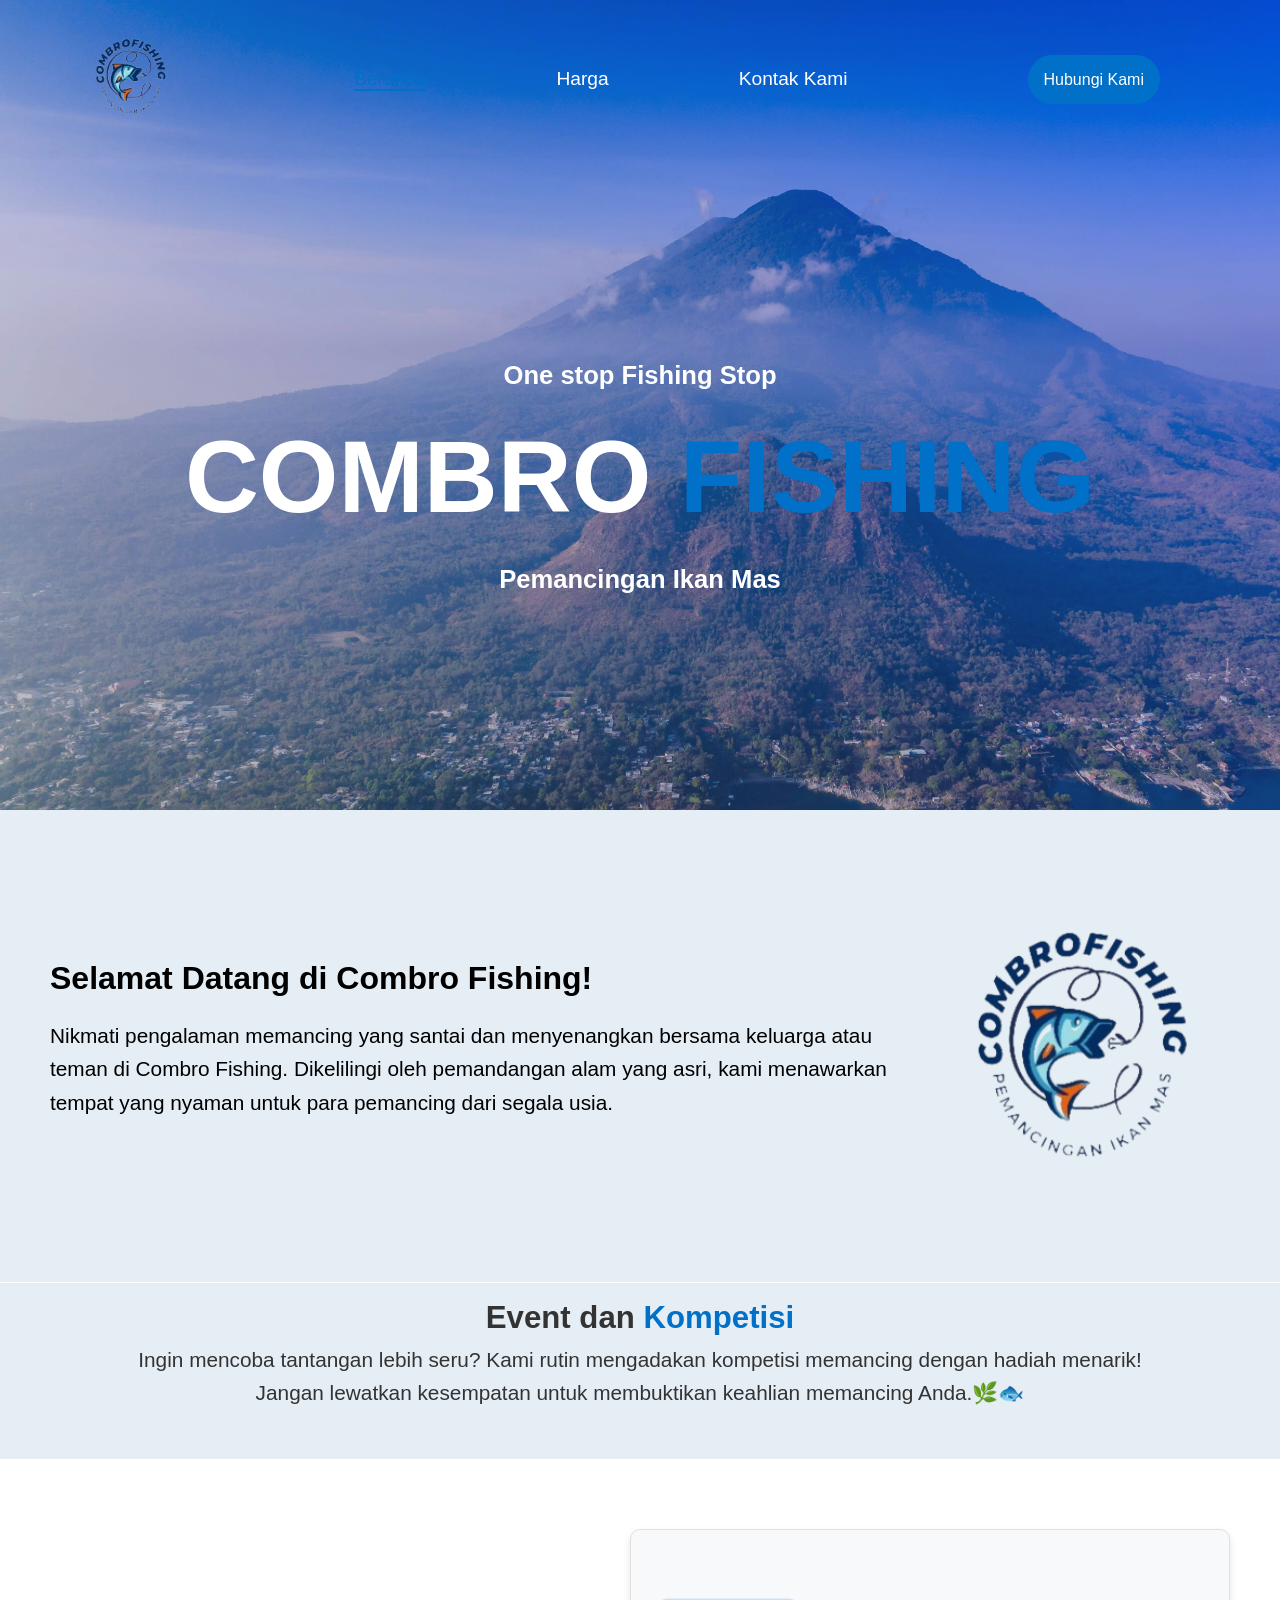
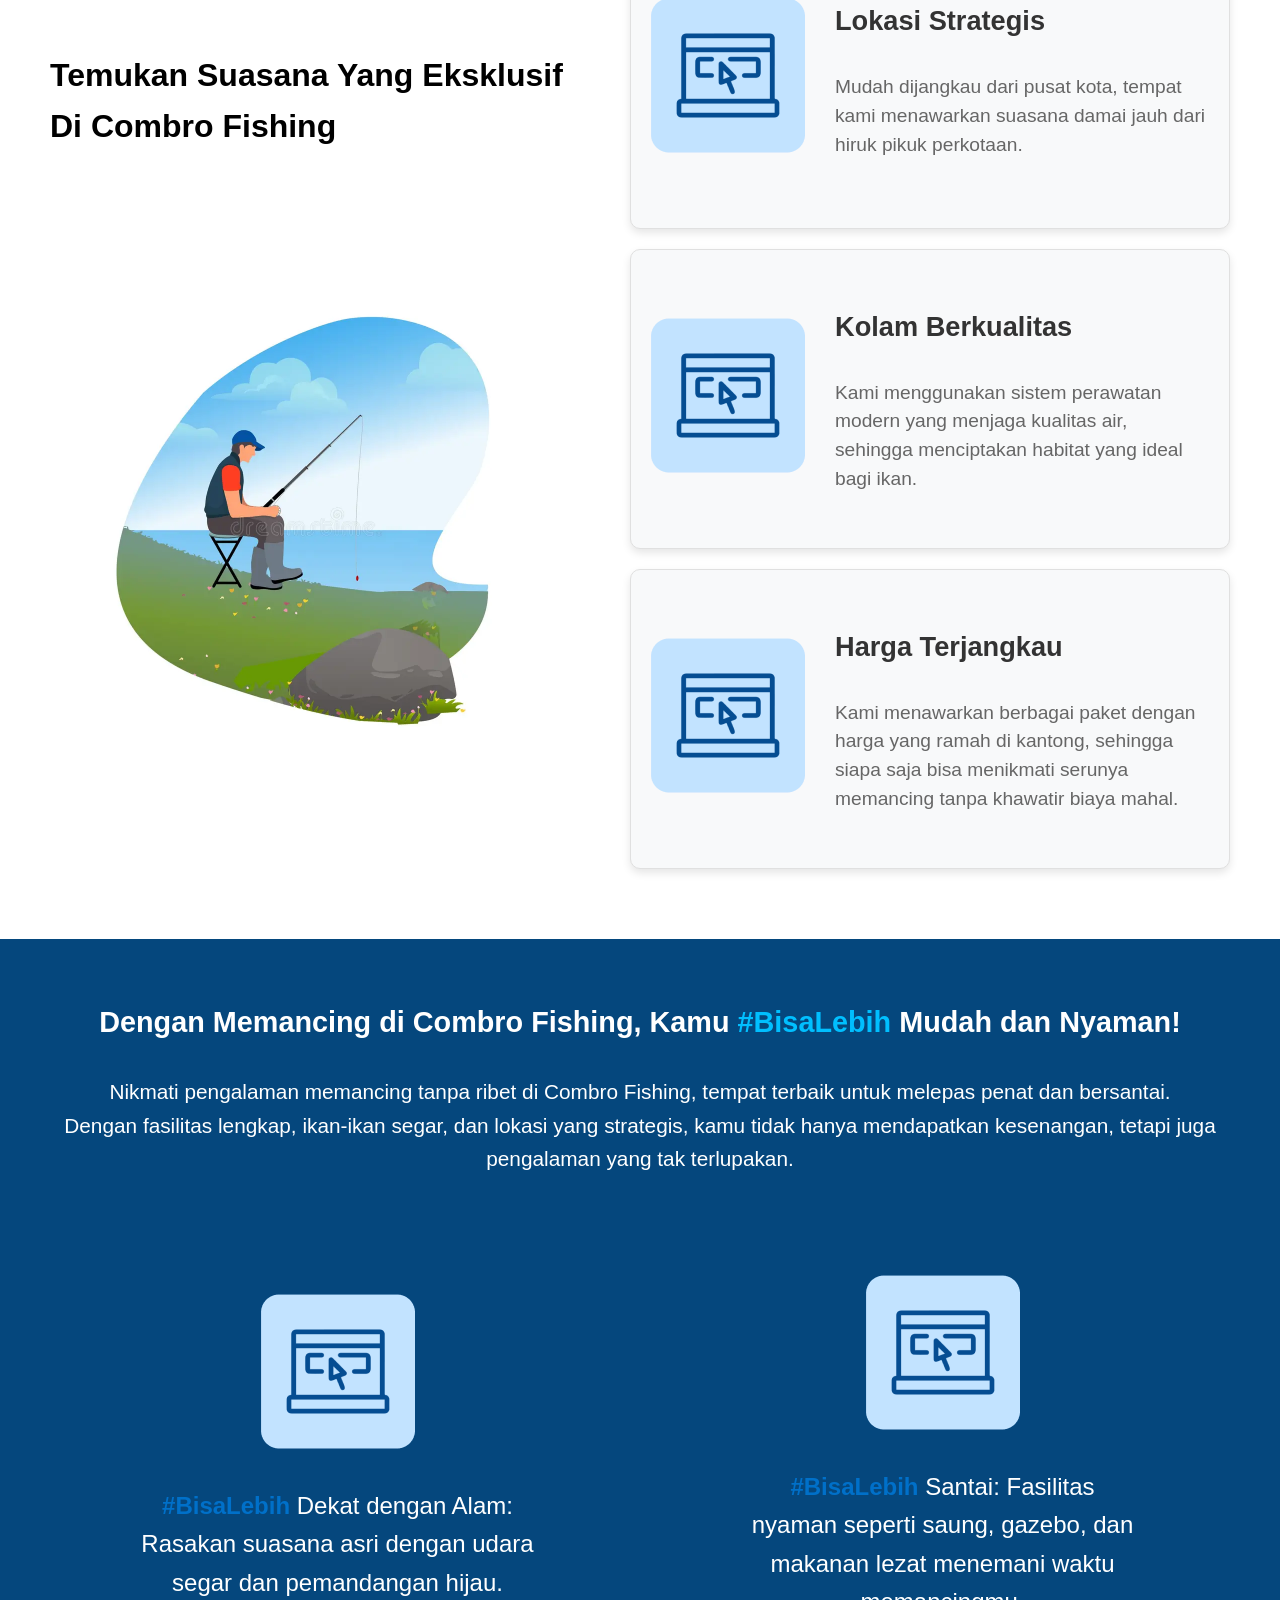
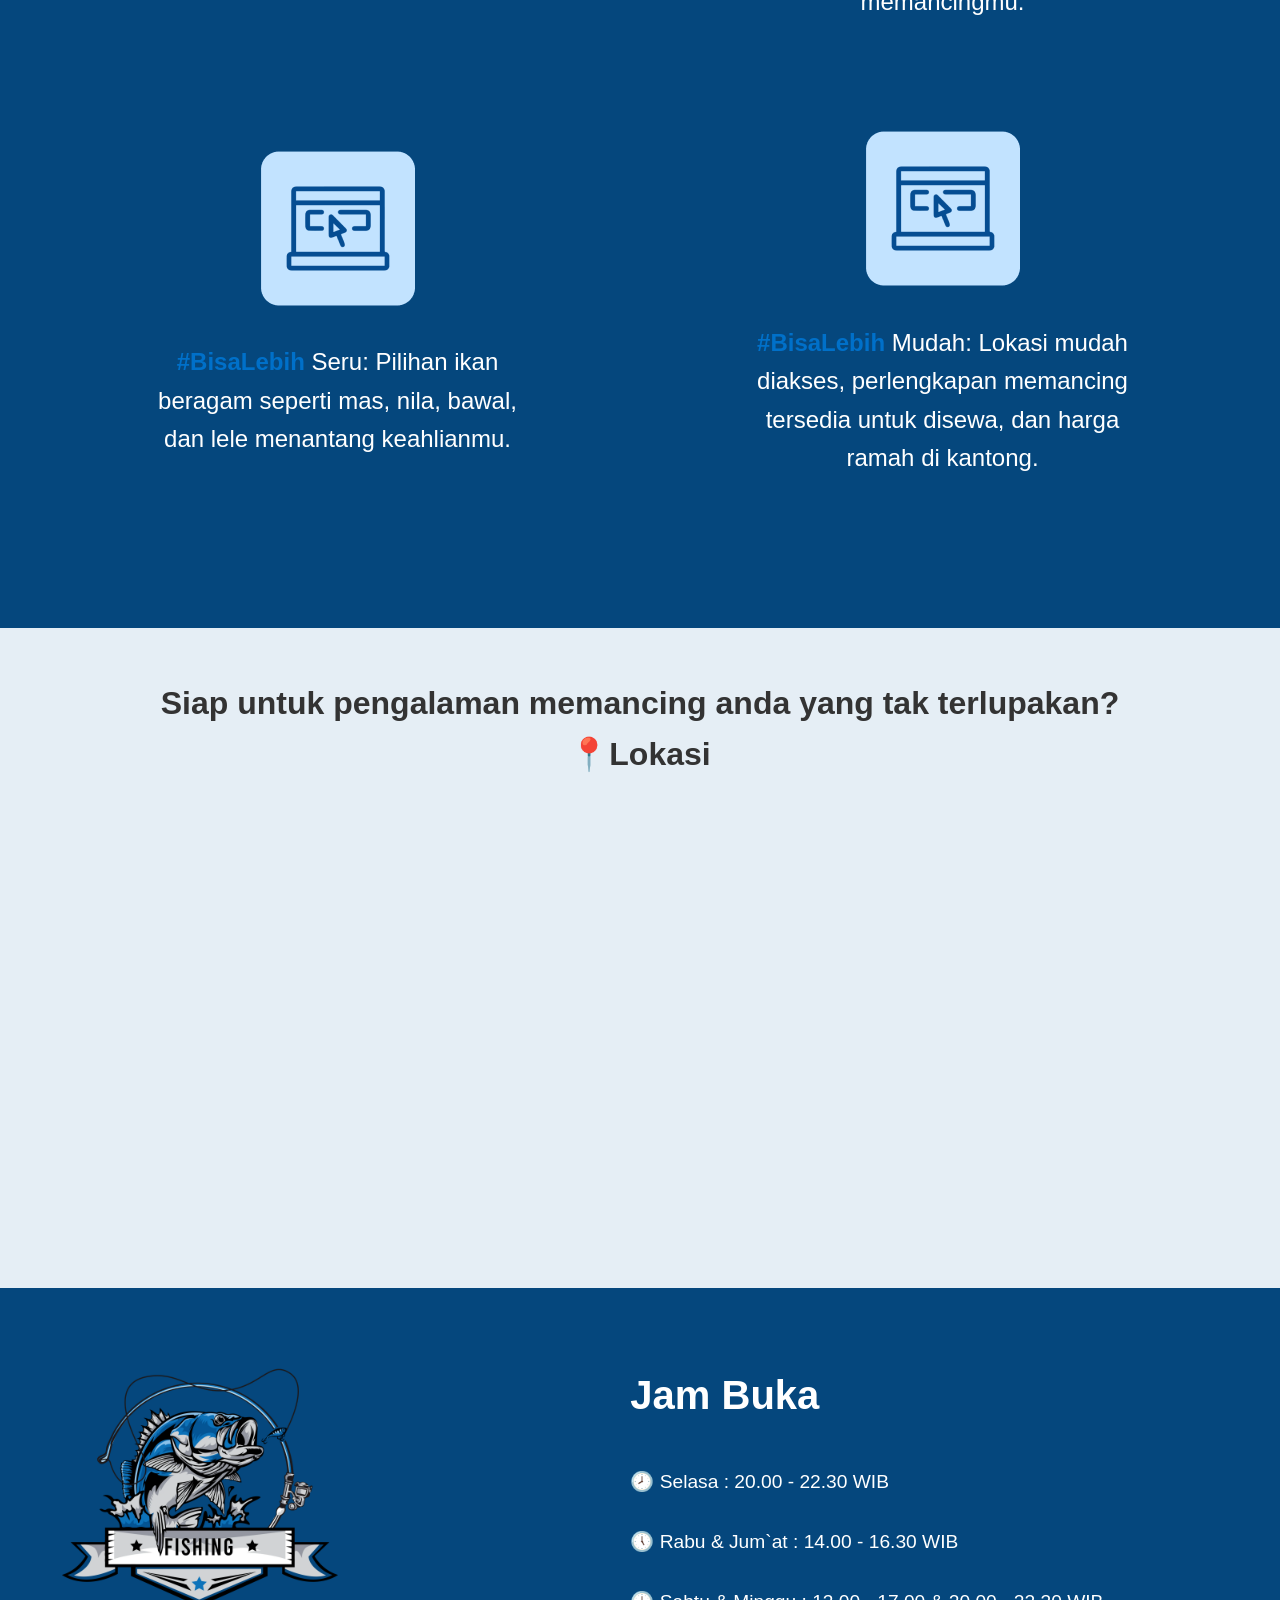
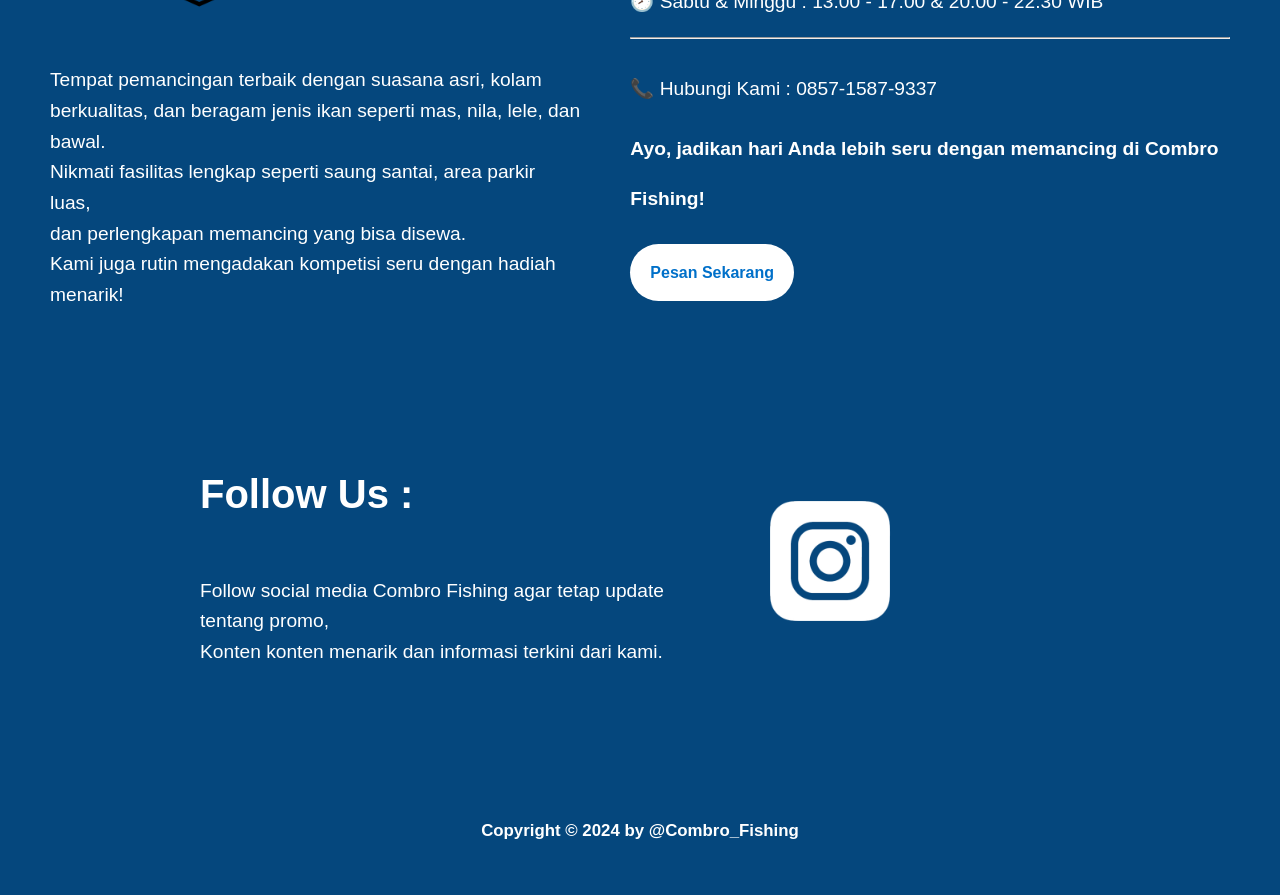
<file: index.html>
<!DOCTYPE html>
<html lang="en">
  <head>
    <meta charset="UTF-8" />
    <meta name="viewport" content="width=device-width, initial-scale=1.0" />
    <title>Combro Fishing</title>
    <link rel="stylesheet" href="assets/css/style.css" />
    <link rel="website icon" type="png" href="assets/img/logo_combro.png" />
  </head>
  <body>
    <header>
      <nav id="navbar" class="navbar">
        <div class="nav-left">
          <img src="assets/img/logo_combro.png" alt="logo" />
        </div>
        <div class="nav-right">
          <div class="menu-icon">☰</div>
          <div class="sidebar">
            <button class="close-btn">&times;</button>
            <nav>
              <ul>
                <li><a href="index.html" class="active">Beranda</a></li>
                <li><a href="harga.html">Harga</a></li>
                <li><a href="kontak.html">Kontak Kami</a></li>
                <li>
                  <a href="https://wa.me/6285715879337" target="_blank" class="kontak"
                    >Hubungi Kami</a
                  >
                </li>
              </ul>
            </nav>
          </div>
        </div>
      </nav>
    </header>

    <section id="content-1">
      <div class="container-1 hidden">
        <h3>One stop Fishing Stop</h3>
        <h1>COMBRO <span>FISHING</span></h1>
        <h3>Pemancingan Ikan Mas</h3>
      </div>
    </section>

    <section id="content-2">
      <div class="container-2 hidden">
        <h1>Selamat Datang di Combro Fishing!</h1>
          <p>
            Nikmati pengalaman memancing yang santai dan menyenangkan bersama
            keluarga atau teman di Combro Fishing. Dikelilingi oleh pemandangan
            alam yang asri, kami menawarkan tempat yang nyaman untuk para
            pemancing dari segala usia.
          </p>
        </div>
        <div class="image-content-2 hidden">
          <img src="assets/img/logo_combro.png" alt="Dashboard Preview" />
        </div>
      </div>
    </section>

    <section class="container-3">
      <h2 class="hidden">Event dan <span>Kompetisi</span></h2>
      <p class="hidden">
        Ingin mencoba tantangan lebih seru? Kami rutin mengadakan kompetisi
        memancing dengan hadiah menarik! <br />
        Jangan lewatkan kesempatan untuk membuktikan keahlian memancing
        Anda.🌿🐟
      </p>
    </section>

    <section class="container-4">
      <div class="content-left hidden">
        <h2>Temukan Suasana Yang Eksklusif <br>Di Combro Fishing</h2>
        <img src="assets/img/hobby.png" alt="Step Preview" />
      </div>

      <div class="content-right hidden">
        <div class="step-item">
          <div class="step-img">
            <img src="assets/img/steps.jpg" alt="Step 1" class="step-image" />
          </div>
          <div class="step-content">
            <h2>Lokasi Strategis</h2>
            <p>
              Mudah dijangkau dari pusat kota, tempat kami menawarkan suasana
              damai jauh dari hiruk pikuk perkotaan.
            </p>
          </div>
        </div>

        <div class="step-item">
          <div class="step-img">
            <img src="assets/img/steps.jpg" alt="Step 2" class="step-image" />
          </div>
          <div class="step-content">
            <h2>Kolam Berkualitas</h2>
            <p>
              Kami menggunakan sistem perawatan modern yang menjaga kualitas
              air, sehingga menciptakan habitat yang ideal bagi ikan.
            </p>
          </div>
        </div>

        <div class="step-item">
          <div class="step-img">
            <img src="assets/img/steps.jpg" alt="Step 3" class="step-image" />
          </div>
          <div class="step-content">
            <h2>Harga Terjangkau</h2>
            <p>
              Kami menawarkan berbagai paket dengan harga yang ramah di kantong, sehingga siapa saja bisa menikmati serunya memancing tanpa khawatir biaya mahal.
            </p>
          </div>
        </div>
      </div>
    </section>

    <section class="container-5">
      <div class="content-5 hidden">
        <h3 class="section-title">
          Dengan Memancing di Combro Fishing, Kamu <span>#BisaLebih</span> Mudah
          dan Nyaman!
        </h3>
        <p class="section-subtitle">
          Nikmati pengalaman memancing tanpa ribet di Combro Fishing, tempat
          terbaik untuk melepas penat dan bersantai. <br />
          Dengan fasilitas lengkap, ikan-ikan segar, dan lokasi yang strategis,
          kamu tidak hanya mendapatkan kesenangan, tetapi juga pengalaman yang
          tak terlupakan.
        </p>

        <div class="feature-grid">
          <div class="feature-item satu">
            <img src="assets/img/steps.jpg" alt="" />
            <p>
              <strong>#BisaLebih</strong> Dekat dengan Alam: Rasakan suasana
              asri dengan udara segar dan pemandangan hijau.
            </p>
          </div>

          <div class="feature-item dua">
            <img src="assets/img/steps.jpg" alt="" />
            <p>
              <strong>#BisaLebih</strong> Santai: Fasilitas nyaman seperti
              saung, gazebo, dan makanan lezat menemani waktu memancingmu.
            </p>
          </div>

          <div class="feature-item tiga">
            <img src="assets/img/steps.jpg" alt="" />
            <p>
              <strong>#BisaLebih</strong> Seru: Pilihan ikan beragam seperti
              mas, nila, bawal, dan lele menantang keahlianmu.
            </p>
          </div>

          <div class="feature-item empat">
            <img src="assets/img/steps.jpg" alt="" />
            <p>
              <strong>#BisaLebih</strong>
              Mudah: Lokasi mudah diakses, perlengkapan memancing tersedia untuk
              disewa, dan harga ramah di kantong.
            </p>
          </div>
        </div>
      </div>
    </section>

    <section class="container-6">
      <div class="content-6 hidden">
          <div class="map">
            <h1>Siap untuk pengalaman memancing anda yang tak terlupakan? <br>📍Lokasi</h1>
            <iframe src="https://www.google.com/maps/embed?pb=!1m18!1m12!1m3!1d3964.4500303275795!2d106.84519197587811!3d-6.464531393527125!2m3!1f0!2f0!3f0!3m2!1i1024!2i768!4f13.1!3m3!1m2!1s0x2e69c10062133c43%3A0xf61e84c8c0f3ff34!2sCombro%20Fishing!5e0!3m2!1sen!2sid!4v1735231903274!5m2!1sen!2sid" width="600" height="450" style="border:0;" allowfullscreen="" loading="lazy" referrerpolicy="no-referrer-when-downgrade"></iframe>
          </div>
      </div>
    </section>

    <footer id="footer">
      <div class="footer-content hidden">
        <div class="top">
          <div class="content-top">
            <div class="top-1">
              <div class="content-top1">
                <div class="img-top1">
                  <img src="assets/img/fishing.png" alt="img footer" />
                </div>
                <div class="text-top1">
                  <p>
                    Tempat pemancingan terbaik dengan suasana asri, kolam <br>
                    berkualitas, dan beragam jenis ikan seperti mas, nila, lele, dan bawal. <br>Nikmati fasilitas lengkap seperti saung santai, area parkir luas, <br> dan perlengkapan memancing yang bisa disewa. <br> Kami juga rutin mengadakan kompetisi seru dengan hadiah menarik!
                  </p>
                </div>
              </div>
            </div>
            <div class="top-2">
              <div class="content-top2">
                <div class="text-top2">
                  <h1>Jam Buka</h1>
                </div>
                <div class="hub-kami">
                  <p>🕗 Selasa : 20.00 - 22.30 WIB</p>
                  <p>🕔 Rabu & Jum`at : 14.00 - 16.30 WIB</p>
                  <p>🕗 Sabtu & Minggu : 13.00 - 17.00 & 20.00 - 22.30 WIB</p>
                  <hr>
                  <br>
                  <p>📞 Hubungi Kami : 0857-1587-9337</p>
                  <p>
                    <strong
                      >Ayo, jadikan hari Anda lebih seru dengan memancing di
                      Combro Fishing!</strong
                    >
                  </p><br>
                  <a href="https://wa.me/6285715879337" target="_blank">Pesan Sekarang</a>
                </div>
              </div>
            </div>
          </div>
        </div>

        <div class="middle">
          <div class="content-middle">
            <div class="middle-1">
              <div class="content-mid1">
                <div class="text-mid">
                  <h1>Follow Us :</h1>
                  <p>
                    Follow social media Combro Fishing agar tetap update tentang
                    promo,<br />
                    Konten konten menarik dan informasi terkini dari kami.
                  </p>
                </div>
              </div>
            </div>
            <div class="middle-2">
              <div class="content-mid2">
                <div class="img-mid">
                  <a href="https://www.instagram.com/_sur.16?igsh=MTBlYWVsNjI3enNmMQ==" target="_blank"><img src="assets/img/ig.png" alt="instagram"></a>
              </div>
            </div>
          </div>
        </div>

        <div class="bottom">
          <div class="content-bottom">
            <div class="text-bottom">
              <h3>Copyright © 2024 by  @Combro_Fishing</h3>
            </div>
          </div>
        </div>
      </div>
    </footer>
    <script src="assets/js/script.js"></script>
  </body>
</html>
</file>
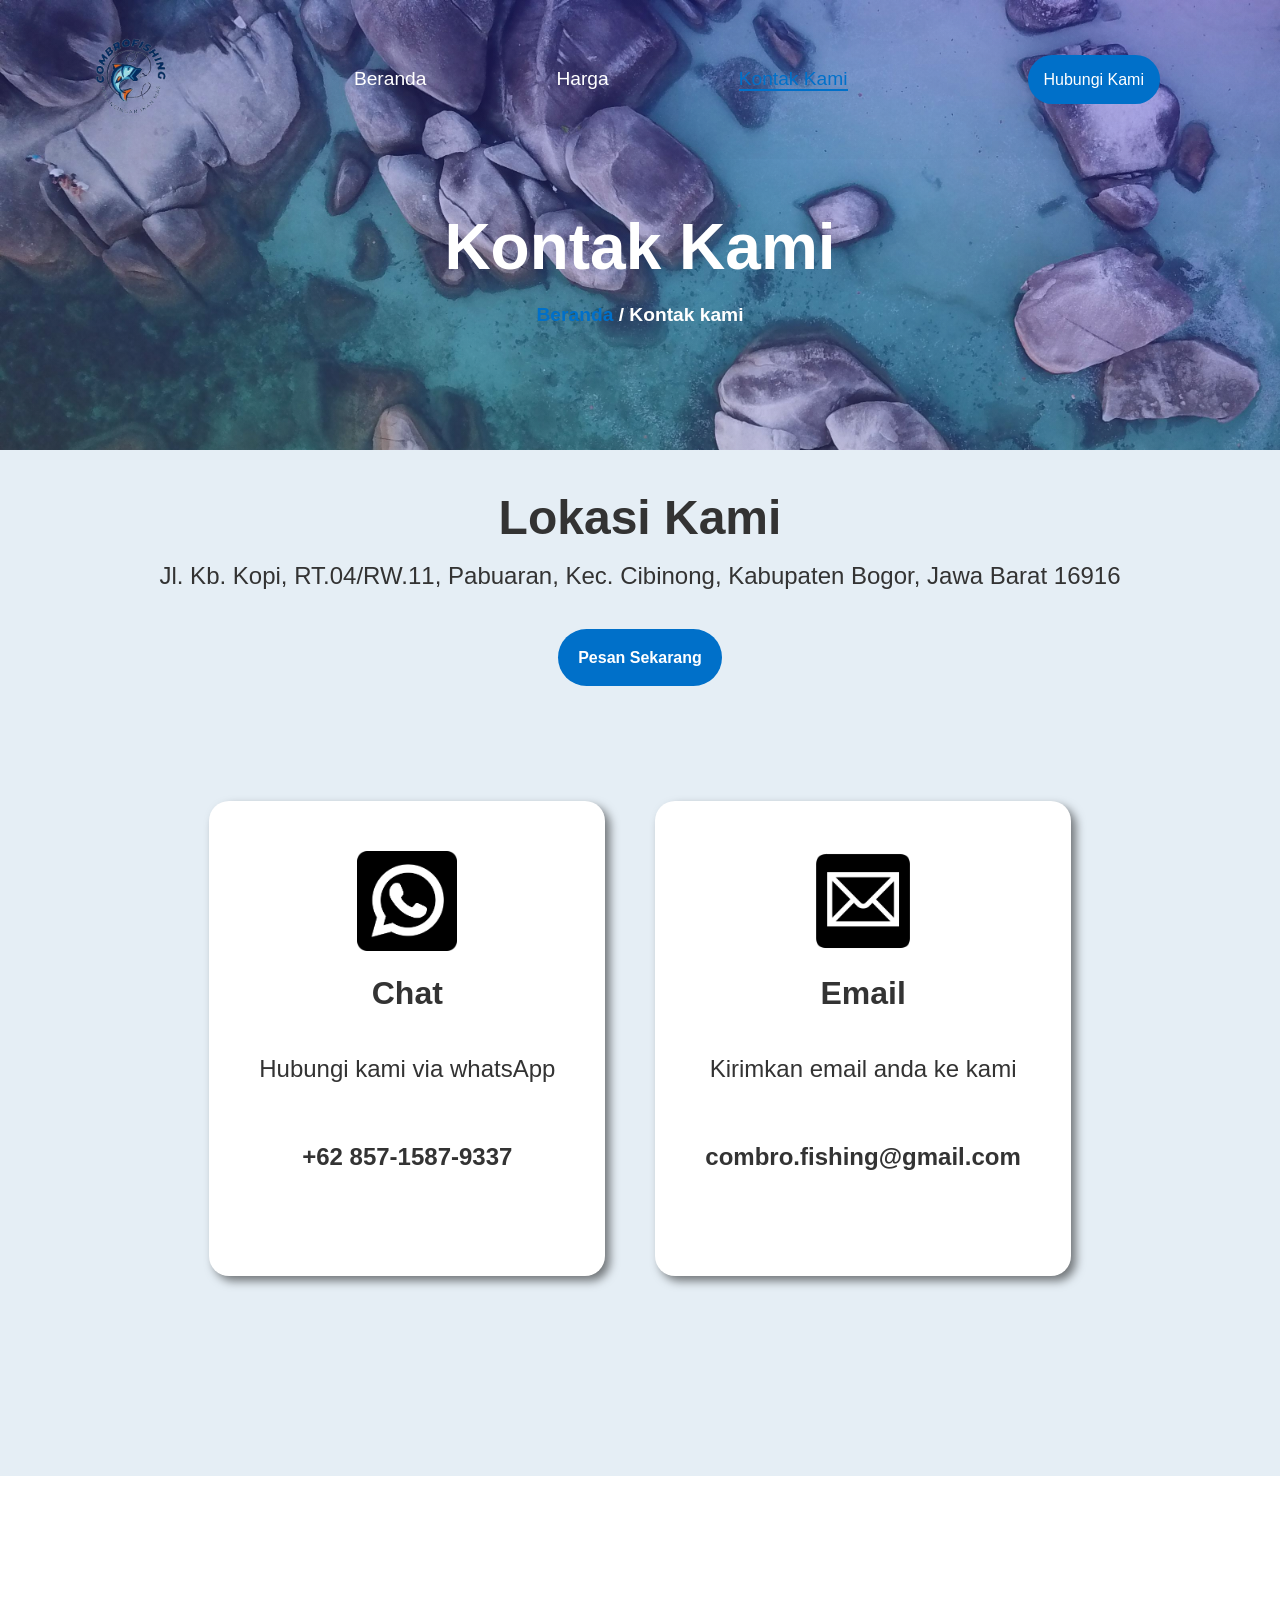
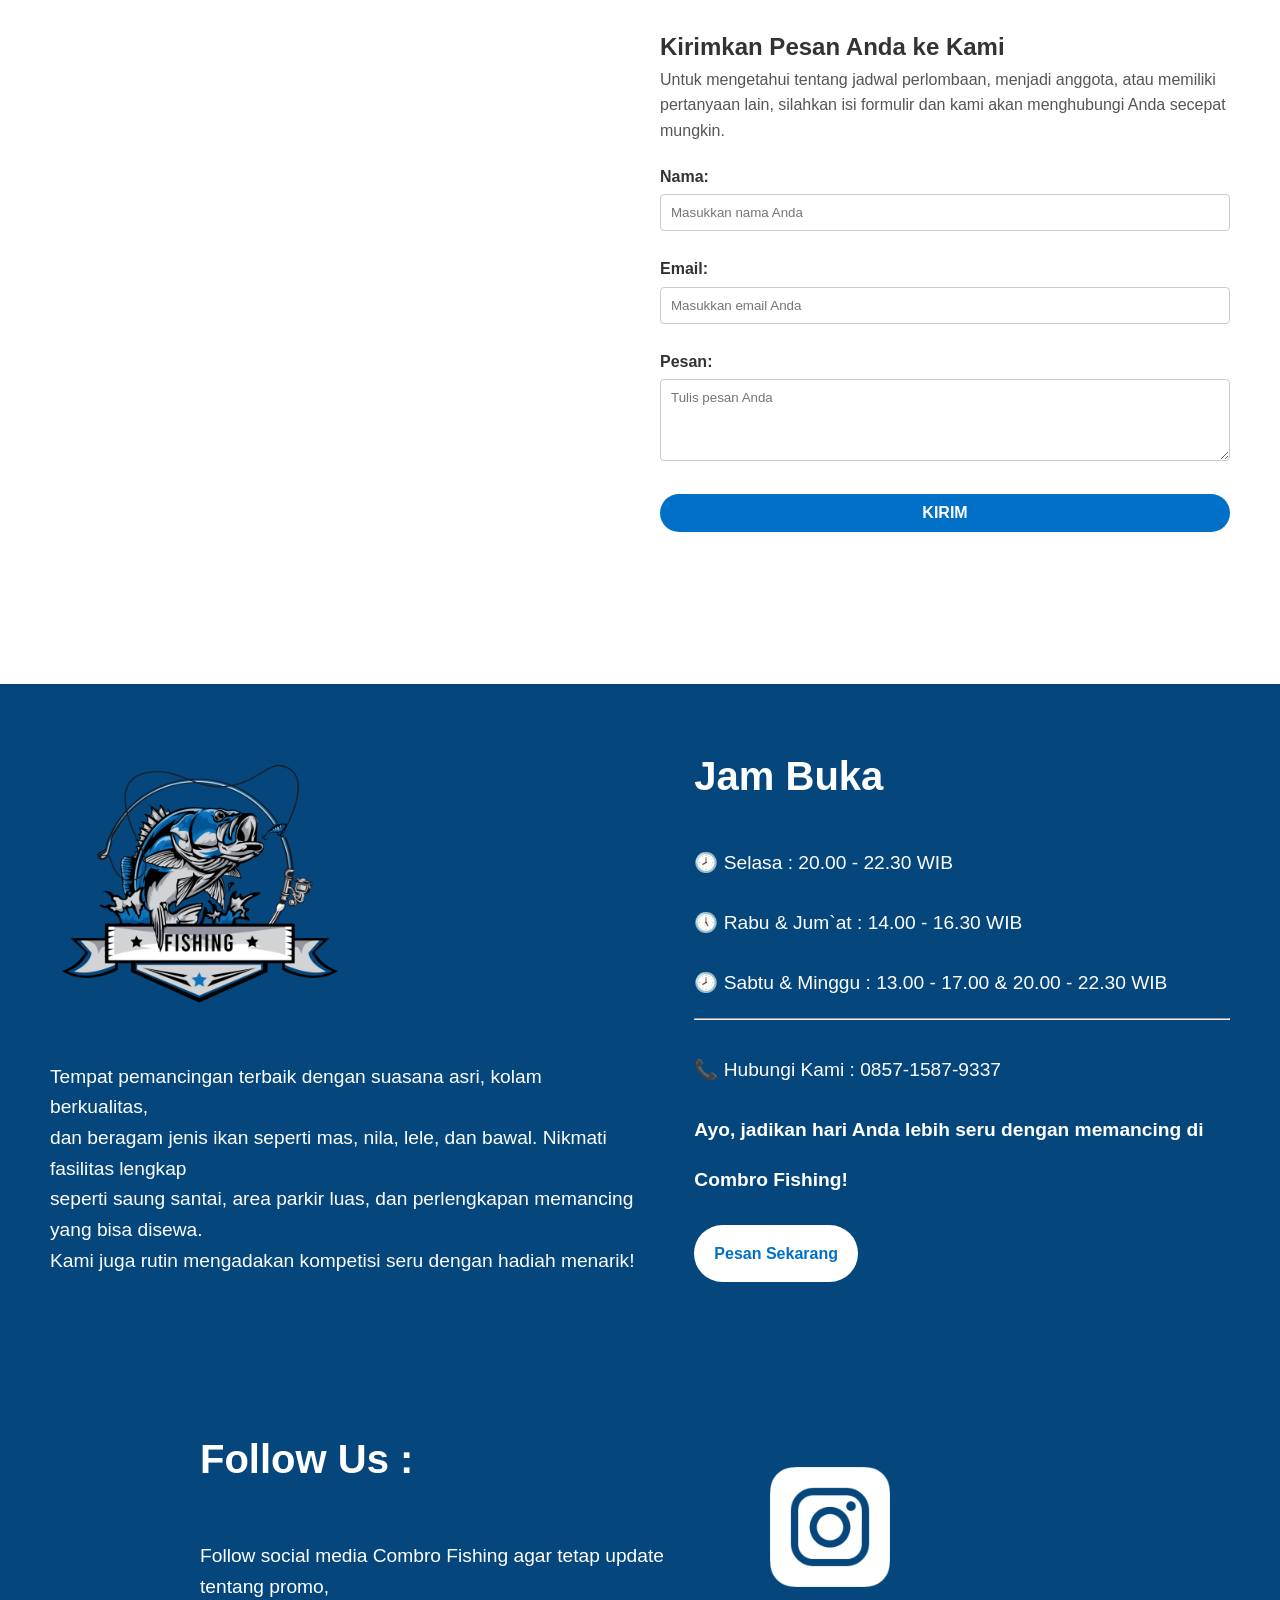
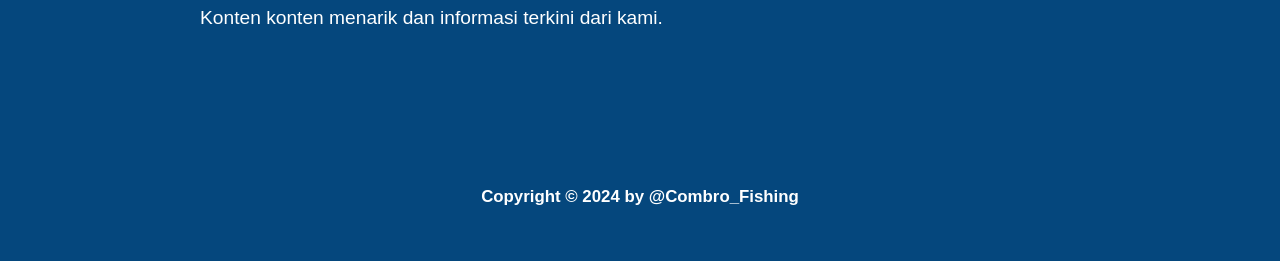
<file: kontak.html>
<!DOCTYPE html>
<html lang="en">
  <head>
    <meta charset="UTF-8" />
    <meta name="viewport" content="width=device-width, initial-scale=1.0" />
    <title>Combro Fishing</title>
    <link rel="stylesheet" href="assets/css/kontak.css" />
    <link rel="website icon" type="png" href="assets/img/logo_combro.png" />
  </head>
  <body>
    <header>
      <nav id="navbar" class="navbar">
        <div class="nav-left">
          <img src="assets/img/logo_combro.png" alt="logo" />
        </div>
        <div class="nav-right">
          <div class="menu-icon">☰</div>
          <div class="sidebar">
            <button class="close-btn">&times;</button>
            <nav>
              <ul>
                <li><a href="index.html">Beranda</a></li>
                <li><a href="harga.html">Harga</a></li>
                <li><a href="kontak.html"  class="active">Kontak Kami</a></li>
                <li>
                  <a href="https://wa.me/6285715879337" target="_blank" class="kontak"
                    >Hubungi Kami</a
                  >
                </li>
              </ul>
            </nav>
          </div>
        </div>
      </nav>
    </header>

    <section id="content-1">
      <div class="container-1 hidden">
        <h1>Kontak Kami</h1>
        <h3><a href="index.html">Beranda</a> / Kontak kami</h3>
      </div>
    </section>

    <section class="content-2">
      <div class="container-2">
        <div class="atas">
          <h1>Lokasi Kami</h1>
          <p>Jl. Kb. Kopi, RT.04/RW.11, Pabuaran, Kec. Cibinong, Kabupaten Bogor, Jawa Barat 16916</p>
          <a href="https://wa.me/6285715879337" class="kontak"
                  >Pesan Sekarang</a>
        </div>
        <div class="bawah">
          <div class="kiri">
            <img src="assets/img/wa.jpg" alt="WA">
            <h1>Chat</h1>
            <p>Hubungi kami via whatsApp</p>
            <h2>+62 857-1587-9337</h2>
          </div>
          <div class="kanan">
            <img src="assets/img/email.jpg" alt="Email">
            <h1>Email</h1>
            <p>Kirimkan email anda ke kami</p>
            <h2>combro.fishing@gmail.com</h2>
          </div>
        </div>
      </div>
    </section>

    <section class="content-3">
      <div class="contact-container">
        <div class="map-container">
          <iframe src="https://www.google.com/maps/embed?pb=!1m18!1m12!1m3!1d3964.4500303275795!2d106.84519197587811!3d-6.464531393527125!2m3!1f0!2f0!3f0!3m2!1i1024!2i768!4f13.1!3m3!1m2!1s0x2e69c10062133c43%3A0xf61e84c8c0f3ff34!2sCombro%20Fishing!5e0!3m2!1sen!2sid!4v1735231903274!5m2!1sen!2sid" width="600" height="450" style="border:0;" allowfullscreen="" loading="lazy" referrerpolicy="no-referrer-when-downgrade"></iframe>
        </div>
        <div class="form-container">
          <h2>Kirimkan Pesan Anda ke Kami</h2>
          <p>Untuk mengetahui tentang jadwal perlombaan, menjadi anggota, atau memiliki pertanyaan lain, silahkan isi formulir dan kami akan menghubungi Anda secepat mungkin.</p>
          <form id="contactForm">
            <div class="form-group">
              <label for="name">Nama:</label>
              <input type="text" id="name" name="name" placeholder="Masukkan nama Anda" required>
            </div>
            <div class="form-group">
              <label for="email">Email:</label>
              <input type="email" id="email" name="email" placeholder="Masukkan email Anda" required>
            </div>
            <div class="form-group">
              <label for="message">Pesan:</label>
              <textarea id="message" name="message" rows="4" placeholder="Tulis pesan Anda" required></textarea>
            </div>
            <button type="submit">KIRIM</button>
          </form>
        </div>
      </div>
    </section>

    <footer id="footer">
      <div class="footer-content hidden">
        <div class="top">
          <div class="content-top">
            <div class="top-1">
              <div class="content-top1">
                <div class="img-top1">
                  <img src="assets/img/fishing.png" alt="img footer" />
                </div>
                <div class="text-top1">
                  <p>
                    Tempat pemancingan terbaik dengan suasana asri, kolam
                    berkualitas,<br />
                    dan beragam jenis ikan seperti mas, nila, lele, dan bawal.
                    Nikmati fasilitas lengkap <br />
                    seperti saung santai, area parkir luas, dan perlengkapan
                    memancing yang bisa disewa. <br />
                    Kami juga rutin mengadakan kompetisi seru dengan hadiah
                    menarik!
                  </p>
                </div>
              </div>
            </div>
            <div class="top-2">
              <div class="content-top2">
                <div class="text-top2">
                  <h1>Jam Buka</h1>
                </div>
                <div class="hub-kami">
                  <p>🕗 Selasa : 20.00 - 22.30 WIB</p>
                  <p>🕔 Rabu & Jum`at : 14.00 - 16.30 WIB</p>
                  <p>🕗 Sabtu & Minggu : 13.00 - 17.00 & 20.00 - 22.30 WIB</p>
                  <hr>
                  <br>
                  <p>📞 Hubungi Kami : 0857-1587-9337</p>
                  <p>
                    <strong
                      >Ayo, jadikan hari Anda lebih seru dengan memancing di
                      Combro Fishing!</strong
                    >
                  </p><br>
                  <a href="https://wa.me/qr/FSDCYFEMGL5ZG1">Pesan Sekarang</a>
                </div>
              </div>
            </div>
          </div>
        </div>

        <div class="middle">
          <div class="content-middle">
            <div class="middle-1">
              <div class="content-mid1">
                <div class="text-mid">
                  <h1>Follow Us :</h1>
                  <p>
                    Follow social media Combro Fishing agar tetap update tentang
                    promo,<br />
                    Konten konten menarik dan informasi terkini dari kami.
                  </p>
                </div>
              </div>
            </div>
            <div class="middle-2">
              <div class="content-mid2">
                <div class="img-mid">
                  <a href="https://www.instagram.com/_sur.16?igsh=MTBlYWVsNjI3enNmMQ==" target="_blank"><img src="assets/img/ig.png" alt="instagram"></a>
              </div>
            </div>
          </div>
        </div>

        <div class="bottom">
          <div class="content-bottom">
            <div class="text-bottom">
              <h3>Copyright © 2024 by  @Combro_Fishing</h3>
            </div>
          </div>
        </div>
      </div>
    </footer>
    <script src="assets/js/script.js"></script>
  </body>
</html>
</file>
<file: assets/css/style.css>
* {
  margin: 0;
  padding: 0;
  box-sizing: border-box;
  font-family: "Poppins", sans-serif;
}

body,
html {
  font-size: 16px;
  color: #333;
  line-height: 1.6;
  scroll-behavior: smooth;
}

.hidden {
  opacity: 0;
  transform: translateY(50px);
  transition: all 0.8s ease-out;
}

.show {
  opacity: 1;
  transform: translateY(0);
}

@keyframes navbar {
  0% {
    transform: translateY(-100px);
    opacity: 0;
  }
  100% {
    transform: translateY(0);
    opacity: 1;
  }
}

.navbar {
  animation: navbar 1s ease-out;
  position: fixed;
  top: 0;
  left: 0;
  width: 100%;
  padding: 0 20px;
  background-color: rgba(0, 0, 0, 0.01);
  transition: background-color 0.3s ease, backdrop-filter 0.3s ease;
  z-index: 1000;
}

.navbar.scrolled {
  background-color: rgba(5, 71, 125, 0.5);
  backdrop-filter: blur(10px);
}

#navbar {
  display: flex;
  justify-content: space-between;
  padding: 25px 50px;
  align-items: center;
  width: 100%;
  position: fixed;
  top: 0;
  left: 0;
  z-index: 1000;
}

.nav-left {
  padding-left: 150px;
}

.nav-left img {
  max-width: 100px;
  width: auto;
  height: auto;
}

.nav-right ul {
  list-style: none;
  display: flex;
  justify-content: space-between;
  align-items: center;
  gap: 30px;
  padding-right: 20px;
}

.nav-right ul li a {
  margin-right: 100px;
  text-decoration: none;
  color: #ffffff;
  font-size: 1.2em;
}

.nav-right .kontak {
  margin: 0 200px;
  padding: 1rem;
  border-radius: 100px;
  text-decoration: none;
  background-color: #0070c9;
  color: #ffffff;
  font-size: 1em;
}

.nav-right a:hover {
  color: #0070c9;
}

.nav-right .kontak:hover {
  border: 2px solid #0070c9;
  background-color: transparent;
  color: #0070c9;
  font-weight: bold;
}

.nav-right ul li a.active {
  color: #0070c9;
  border-bottom: 2px solid #0070c9;
}

.menu-icon {
  display: none;
  font-size: 2rem;
  cursor: pointer;
  color: #333;
}

.close-btn {
  display: none;
  font-size: 2rem;
  cursor: pointer;
  background: none;
  border: none;
  color: white;
  position: absolute;
  top: 10px;
  right: 10px;
}

#content-1 {
  background-attachment: fixed;
  position: relative;
  height: 90vh;
  background-size: cover;
  background-image: url("../img/foto1.jpg");
  overflow: hidden;
}

#content-1::before {
  content: "";
  position: absolute;
  top: 0;
  left: 0;
  width: 100%;
  height: 100%;
  background: linear-gradient(
      to top right,
      rgba(82, 87, 134, 0.3),
      rgba(255, 255, 0, 0)
    ),
    linear-gradient(to bottom left, rgba(17, 0, 255, 0.3), rgba(255, 255, 0, 0));
  z-index: 1;
}
.container-1 {
  position: absolute;
  margin: 0;
  width: 100%;
  top: 40%;
  text-align: center;
  color: white;
  transform: scale(0.8);
  z-index: 2;
}

.container-1 h3 {
  font-size: 2em;
}

.container-1 h1 {
  font-size: 8em;
}

.container-1 h1 span {
  color: #0070c9;
}

#content-2 {
  background-color: #e5eef5;
  color: #000000;
  display: flex;
  justify-content: space-between;
  align-items: center;
  padding: 100px 300px 100px;
  align-items: center;
}

.container-2 {
  padding-right: 300px;
  animation: slide-left 1s ease-out;
}

.container-2 h1 {
  font-size: 2em;
  margin-bottom: 15px;
}

.container-2 p {
  font-size: 1.3em;
  margin-bottom: 20px;
}

.image-content-2 img {
  width: 300px;
  height: auto;
}

.container-3 {
  text-align: center;
  padding: 10px 20px 50px;
  background-color: #e5eef5;
  font-size: 1.3em;
  border-top: 1px solid #ffffff;
}

.container-3 h2 span {
  color: #0070c9;
  font-weight: bold;
}

.container-4 {
  text-align: center;
  display: flex;
  justify-content: space-between;
  padding: 50px 250px;
  align-items: center;
}

.step-item {
  background-color: #f8f9fa;
  border: 1px solid #e0e0e0;
  border-radius: 10px;
  padding: 20px;
  margin: 20px auto;
  max-width: 600px;
  height: 300px;
  text-align: left;
  box-shadow: 0 4px 8px rgba(0, 0, 0, 0.1);
  display: flex;
  justify-content: space-between;
  align-items: center;
}

.step-img {
  padding-right: 30px;
}

.step-item h2 {
  font-size: 1.7em;
  padding-bottom: 30px;
}

.step-item p {
  color: #666;
  line-height: 1.5;
  font-size: 1.2em;
}

.content-left h2 {
  color: #000000;
  font-size: 2em;
  margin-bottom: 50px;
  padding-bottom: 100px;
  text-align: left;
}

.content-left img {
  max-width: 400px;
  height: auto;
  mix-blend-mode: multiply;
}

.container-5 {
  background-color: #05477d;
  color: #fff;
  text-align: center;
  padding: 50px 20px;
}

.container-5 .section-title {
  font-size: 1.8rem;
  font-weight: bold;
  margin-bottom: 10px;
  padding: 10px 0 20px;
}

.container-5 .section-title span {
  font-weight: bold;
  color: #00bfff;
}

.container-5 .section-subtitle {
  font-size: 1.3em;
  padding-bottom: 50px;
}

.feature-grid {
  display: grid;
  grid-template-columns: repeat(2, 1fr);
  gap: 10px;
  justify-items: center;
  align-items: center;
  max-width: 1000px;
  margin: 0 auto;
  padding-top: 50px;
}

.feature-grid .satu,
.feature-grid .tiga {
  margin-right: 100px;
}

.feature-grid .dua,
.feature-grid .empat {
  margin-left: 100px;
}

.feature-item {
  color: #ffffff;
  border-radius: 8px;
  text-align: center;
  transition: transform 0.3s ease;
}

.feature-item:hover {
  transform: translateY(-10px);
}

.feature-item img {
  max-width: 100%;
  height: auto;
  padding-bottom: 30px;
}

.feature-item p {
  font-size: 1.5em;
  line-height: 1.6;
  font-weight: 400;
  padding-bottom: 100px;
}

.feature-item strong {
  color: #0070c9;
}

.container-6 {
  background-color: #e5eef5;
}

.content-6 {
  display: flex;
  justify-content: center;
  align-items: center;
  padding: 50px;
}

.content-6 h1 {
  font-size: 2em;
  padding-bottom: 50px;
  text-align: center;
}

.content-6 iframe {
  height: 500px;
  width: 1500px;
}

footer {
  background-color: #05477d;
}

.content-top {
  display: flex;
  justify-content: space-between;
  align-items: center;
  padding: 100px;
  gap: 10px;
}

.content-top1 {
  color: #fff;
}

.content-top1 img {
  width: 300px;
  height: auto;
  padding-bottom: 20px;
}

.content-top1 p {
  font-size: 1.2em;
}

.content-top2 {
  color: #fff;
}

.content-top2 h1 {
  padding-bottom: 30px;
  font-size: 2.5em;
}

.content-top2 p {
  font-size: 1.2em;
  line-height: 50px;
  padding-bottom: 10px;
}

.content-top2 p strong {
  padding-bottom: 20px;
}

.content-top2 a {
  background-color: #ffffff;
  color: #0070c9;
  text-decoration: none;
  padding: 20px;
  border-radius: 50px;
  font-weight: bold;
}

.content-top2 a:hover {
  background-color: #05477d;
  border: 2px solid #ffffff;
  color: #ffffff;
}

.content-middle {
  display: flex;
  justify-content: space-between;
  align-items: center;
  padding: 100px;
  gap: 30px;
  color: #fff;
}

.content-mid1 {
  padding-left: 100px;
}

.content-mid1 h1 {
  padding-bottom: 50px;
  font-size: 2.5em;
}

.content-mid1 p {
  font-size: 1.2em;
}

.content-mid2 {
  padding-right: 200px;
}

.content-mid2 span {
  padding-right: 100px;
}

.content-mid2 a {
  cursor: pointer;
}

.content-mid2 img {
  width: 200px;
  height: auto;
  margin-right: 250px;
  filter: invert(1);
}

.content-bottom {
  padding: 50px;
  color: #fff;
  display: flex;
  justify-content: center;
  align-items: center;
  font-size: 0.9em;
}

@media (max-width: 1280px) {
  .nav-left {
    padding-left: 30px;
  }
  .nav-right ul li a {
    margin-right: 100px;
  }
  .nav-right .kontak {
    margin: 0 50px;
  }

  #content-2 {
    padding: 80px 50px;
  }
  .container-2 {
    padding-right: 10px;
    margin-right: 0px;
  }

  .container-4 {
    padding: 50px;
    text-align: center;
  }

  .content-6 iframe {
    width: 100%;
    height: 400px;
  }

  .content-6 iframe {
    width: 100%;
    height: 400px;
  }

  .content-top {
    gap: 50px;
    padding: 50px;
  }

  .content-middle {
    gap: 50px;
  }

  .content-mid2 {
    padding-right: 0px;
  }
}

@media (max-width: 1024px) {
  /* Navbar */
  .nav-left {
    padding-left: 30px;
  }
  .nav-right ul li a {
    margin-right: 10px;
  }
  .nav-right .kontak {
    margin: 0 20px;
  }

  /* Content 1 */
  #content-1 {
    height: 70vh;
  }
  .container-1 h1 {
    font-size: 5em;
  }

  /* Content 2 */
  #content-2 {
    padding: 80px 50px;
  }
  .container-2 {
    padding-right: 10px;
  }

  /* Content 4 */
  .container-4 {
    padding: 50px;
    text-align: center;
    display: flex;
    flex-direction: column;
    justify-content: center;
    align-items: center;
  }

  .content-left h2 {
    color: #000000;
    font-size: 2em;
    margin-bottom: 50px;
    text-align: left;
  }

  .content-left img {
    max-width: 300px;
    height: auto;
    mix-blend-mode: multiply;
    padding-bottom: 10px;
  }

  /* content 5 */
  .feature-grid .satu,
  .feature-grid .tiga {
    margin-right: 0;
  }

  .feature-grid .dua,
  .feature-grid .empat {
    margin-left: 0;
  }

  /* Content 6 */
  .content-6 iframe {
    width: 100%;
    height: 400px;
  }

  /* Footer */
  .content-top1 img {
    width: 200px;
    height: auto;
    padding-bottom: 20px;
  }

  .content-top1 p {
    font-size: 1em;
    padding-right: 100px;
  }

  .content-top2 h1 {
    padding-bottom: 10px;
    font-size: 2em;
  }

  .content-top2 p {
    font-size: 1em;
    line-height: 30px;
    padding-bottom: 10px;
  }

  .content-mid1 {
    padding-left: 50px;
  }

  .content-mid1 h1 {
    padding-bottom: 50px;
    font-size: 2.5em;
  }

  .content-mid1 p {
    font-size: 1.2em;
  }

  .content-mid2 {
    padding-right: 100px;
  }

  .content-mid2 span {
    padding-right: 100px;
  }

  .content-mid2 a {
    cursor: pointer;
  }

  .content-mid2 img {
    width: 150px;
    height: auto;
    margin-right: 0px;
    filter: invert(1);
  }

  .content-top,
  .content-middle {
    padding: 50px;
  }
}

@media (max-width: 768px) {
  /* Navbar */
  #navbar {
    padding: 25px 10px;
  }
  .nav-left {
    padding-left: 20px;
  }
  .nav-right ul {
    gap: 15px;
  }
  .nav-right ul li a {
    margin-right: 50px;
    font-size: 1em;
  }
  .nav-right .kontak {
    margin: 0 20px;
    padding: 0.5rem;
  }

  .nav-right .kontak:hover {
    border: 1px solid #0070c9;
    background-color: transparent;
    color: #0070c9;
    font-weight: lighter;
  }

  /* Content 1 */
  #content-1 {
    height: 60vh;
  }
  .container-1 h1 {
    font-size: 4em;
  }
  .container-1 h3 {
    font-size: 1.5em;
  }

  /* Content 2 */
  #content-2 {
    flex-direction: column;
    padding: 50px 20px;
  }
  .container-2 {
    padding-right: 0;
    text-align: center;
  }
  .image-content-2 img {
    width: 200px;
  }

  /* Content 4 */
  .container-4 {
    flex-direction: column;
    padding: 50px 20px;
  }
  .step-item {
    max-width: 100%;
    height: auto;
    flex-direction: column;
    text-align: center;
  }
  .step-img {
    padding-right: 0;
    padding-bottom: 20px;
  }

  /* Content 6 */
  .content-6 iframe {
    height: 300px;
  }

  /* Footer */
  .content-top,
  .content-middle {
    flex-direction: column;
    padding: 50px 20px;
    text-align: center;
  }

  .content-top {
    gap: 50px;
  }

  .content-top1 p {
    font-size: 1em;
    padding-right: 0px;
  }

  .content-mid1 {
    padding-left: 0;
  }
  .content-mid2 {
    padding-right: 0;
  }
  .content-mid2 img {
    margin-right: 0;
    width: 150px;
  }
}

@media (max-width: 480px) {
  /* Navbar */
  #navbar {
    padding: 10px;
  }

  nav {
    display: none;
  }
  .nav-left {
    padding-left: 10px;
  }
  .nav-left img {
    width: 60px;
    padding-left: 20px;
  }

  .menu-icon {
    display: block;
    color: #fff;
    font-size: 1.4em;
    padding-right: 30px;
  }

  .sidebar .close-btn {
    position: absolute;
    top: 10px;
    left: 10px;
    background-color: transparent;
    border: none;
    color: white;
    font-size: 1.5rem;
    cursor: pointer;
  }

  .close-btn.active {
    right: 0;
  }

  .sidebar {
    position: fixed;
    top: 0;
    right: -250px;
    width: 250px;
    height: 100vh;
    background-color: #333;
    color: white;
    padding: 2rem 1rem;
    display: flex;
    flex-direction: column;
    transition: right 0.3s ease;
    z-index: 1000;
  }

  .sidebar.active {
    right: 0;
  }

  /* Content 1 */
  #content-1 {
    height: 60vh;
  }
  .container-1 h1 {
    font-size: 2em;
  }
  .container-1 h3 {
    font-size: 1em;
  }

  /* Content 2 */
  #content-2 {
    padding: 30px 20px;
  }
  .container-2 {
    padding-right: 0;
    text-align: center;
  }

  .container-2 h1 {
    font-size: 1.7em;
  }

  .container-2 p {
    font-size: 1em;
  }

  .image-content-2 img {
    width: 150px;
  }

  .container-3 h2 {
    font-size: 1.2em;
    padding-bottom: 10px;
  }

  .container-3 p {
    font-size: 0.8em;
  }

  /* Content 4 */
  .container-4 {
    flex-direction: column;
    padding: 30px 20px;
  }
  .step-item {
    max-width: 100%;
    height: auto;
    flex-direction: column;
    text-align: center;
  }

  .step-item h2 {
    font-size: 1.3em;
    padding-bottom: 10px;
  }

  .step-item p {
    font-size: 1em;
  }

  .step-img {
    padding-right: 0;
    padding-bottom: 15px;
  }

  .step-img img {
    width: 80px;
  }

  .content-left h2 {
    font-size: 1.5em;
    text-align: center;
    padding-bottom: 0;
  }

  .content-left img {
    width: 200px;
  }

  /* content 5 */
  .container-5 {
    background-color: #05477d;
    color: #fff;
    text-align: center;
    padding: 20px;
  }

  .container-5 .section-title {
    font-size: 1.2em;
  }

  .container-5 .section-subtitle {
    font-size: 1em;
    padding-bottom: 20px;
  }

  .feature-grid {
    display: grid;
    grid-template-columns: auto;
    padding-bottom: 0;
  }

  .feature-item img {
    width: 100px;
    height: auto;
    padding-bottom: 30px;
  }

  .feature-item p {
    font-size: 1em;
    line-height: 1.6;
    font-weight: 400;
    padding-bottom: 100px;
  }

  /* Content 6 */
  .content-6 {
    padding: 20px;
  }

  .content-6 h1 {
    font-size: 1em;
  }

  .content-6 iframe {
    height: 250px;
  }

  /* Footer */
  .content-top,
  .content-middle {
    flex-direction: column;
    padding: 30px 20px;
    text-align: center;
  }

  .content-top1 img {
    width: 150px;
  }

  .content-top1 p {
    font-size: 1em;
  }

  .content-top2 h1 {
    font-size: 1.3em;
  }

  .content-top2 p {
    font-size: 1em;
    line-height: 40px;
    padding-bottom: 0;
  }

  .content-top2 a {
    padding: 15px;
    font-size: 1em;
  }

  .content-top2 a:hover {
    border: 1px solid #ffffff;
    font-weight: normal;
  }

  .content-middle {
    gap: 10px;
  }

  .content-mid1 {
    padding-left: 0;
  }

  .content-mid1 h1 {
    padding-bottom: 20px;
    font-size: 1.3em;
  }

  .content-mid1 p {
    font-size: 1em;
  }

  .content-mid2 {
    padding-right: 0;
  }
  .content-mid2 img {
    margin-right: 0;
    width: 100px;
  }

  .content-bottom {
    padding: 20px;
    font-size: 0.7em;
  }
}
</file>
<file: assets/css/kontak.css>
* {
  margin: 0;
  padding: 0;
  box-sizing: border-box;
  font-family: "Poppins", sans-serif;
}

body,
html {
  font-size: 16px;
  color: #333;
  line-height: 1.6;
  scroll-behavior: smooth;
}

.hidden {
  opacity: 0;
  transform: translateY(50px);
  transition: all 0.8s ease-out;
}

.show {
  opacity: 1;
  transform: translateY(0);
}

@keyframes navbar {
  0% {
    transform: translateY(-100px);
    opacity: 0;
  }
  100% {
    transform: translateY(0);
    opacity: 1;
  }
}

.navbar {
  animation: navbar 1s ease-out;
  position: fixed;
  top: 0;
  left: 0;
  width: 100%;
  padding: 0 20px;
  background-color: rgba(0, 0, 0, 0.01);
  transition: background-color 0.3s ease, backdrop-filter 0.3s ease;
  z-index: 1000;
}

.navbar.scrolled {
  background-color: rgba(5, 71, 125, 0.5);
  backdrop-filter: blur(10px);
}

#navbar {
  display: flex;
  justify-content: space-between;
  padding: 25px 50px;
  align-items: center;
  width: 100%;
  position: fixed;
  top: 0;
  left: 0;
  z-index: 1000;
}

.nav-left {
  padding-left: 150px;
}

.nav-left img {
  max-width: 100px;
  width: auto;
  height: auto;
}

.nav-right ul {
  list-style: none;
  display: flex;
  justify-content: space-between;
  align-items: center;
  gap: 30px;
  padding-right: 20px;
}

.nav-right ul li a {
  margin-right: 100px;
  text-decoration: none;
  color: #ffffff;
  font-size: 1.2em;
}

.nav-right .kontak {
  margin: 0 200px;
  padding: 1rem;
  border-radius: 100px;
  text-decoration: none;
  background-color: #0070c9;
  color: #ffffff;
  font-size: 1em;
}

.nav-right a:hover {
  color: #0070c9;
}

.nav-right .kontak:hover {
  border: 2px solid #0070c9;
  background-color: transparent;
  color: #0070c9;
  font-weight: bold;
}

.nav-right ul li a.active {
  color: #0070c9;
  border-bottom: 2px solid #0070c9;
}

.menu-icon {
  display: none;
  font-size: 2rem;
  cursor: pointer;
  color: #333;
}

.close-btn {
  display: none;
  font-size: 2rem;
  cursor: pointer;
  background: none;
  border: none;
  color: white;
  position: absolute;
  top: 10px;
  right: 10px;
}

#content-1 {
  background-attachment: fixed;
  position: relative;
  height: 50vh;
  background-size: cover;
  background-image: url("../img/foto3.jpg");
  overflow: hidden;
}

#content-1::before {
  content: "";
  position: absolute;
  top: 0;
  left: 0;
  width: 100%;
  height: 100%;
  background: linear-gradient(
      to top right,
      rgba(82, 87, 134, 0.3),
      rgba(255, 255, 0, 0)
    ),
    linear-gradient(to bottom left, rgba(17, 0, 255, 0.3), rgba(255, 255, 0, 0));
  z-index: 1;
}
.container-1 {
  position: absolute;
  margin: 0;
  width: 100%;
  top: 40%;
  text-align: center;
  color: white;
  transform: scale(0.8);
  z-index: 2;
}

.container-1 h3 {
  font-size: 1.5em;
}

.container-1 h1 {
  font-size: 5em;
}

.container-1 a {
  text-decoration: none;
  color: #0070c9;
}

.container-1 a:hover {
  text-decoration: underline;
}

.content-2 {
  background-color: #e5eef5;
  display: flex;
  justify-content: center;
  align-items: center;
}

.container-2 .atas {
  text-align: center;
  padding: 30px;
}

.container-2 .atas h1 {
  font-size: 3em;
}

.container-2 .atas p {
  font-size: 1.5em;
  padding-bottom: 50px;
}

.container-2 .atas a {
  background-color: #0070c9;
  color: #fff;
  padding: 20px;
  border-radius: 50px;
  text-decoration: none;
  font-weight: bold;
}

.container-2 .atas a:hover {
  border: 2px solid #0070c9;
  color: #0070c9;
  background-color: transparent;
}

.container-2 .bawah {
  display: flex;
  justify-content: space-between;
  align-items: center;
  gap: 50px;
  padding: 100px 200px 200px;
}

.container-2 .bawah .kiri {
  text-align: center;
  background-color: #fff;
  box-shadow: 5px 5px 10px rgba(0, 0, 0, 0.5);
  padding: 50px 50px 100px;
  border-radius: 20px;
}

.container-2 .bawah .kiri:hover {
  transform: translateY(-10px);
}

.container-2 .bawah .kiri img {
  height: auto;
  width: 100px;
  padding-bottom: 10px;
}

.container-2 .bawah .kiri h1 {
  font-size: 2em;
  padding-bottom: 30px;
}

.container-2 .bawah .kiri p {
  font-size: 1.5em;
}

.container-2 .bawah .kiri h2 {
  padding-top: 50px;
}

.container-2 .bawah .kanan {
  text-align: center;
  background-color: #fff;
  box-shadow: 5px 5px 10px rgba(0, 0, 0, 0.5);
  padding: 50px 50px 100px;
  border-radius: 20px;
}

.container-2 .bawah .kanan:hover {
  transform: translateY(-10px);
}

.container-2 .bawah .kanan img {
  height: auto;
  width: 100px;
  padding-bottom: 10px;
}

.container-2 .bawah .kanan h1 {
  font-size: 2em;
  padding-bottom: 30px;
}

.container-2 .bawah .kanan p {
  font-size: 1.5em;
}

.container-2 .bawah .kanan h2 {
  padding-top: 50px;
}

.contact-container {
  display: flex;
  justify-content: space-between;
  align-items: center;
  padding: 50px 250px;
}

.map-container {
  flex: 1;
  min-width: 50%;
}

.map-container iframe {
  height: 700px;
}

.form-container {
  flex: 1;
  min-width: 50%;
  padding: 20px;
}

.form-container h2 {
  color: #333;
}

.form-container p {
  margin-bottom: 20px;
  color: #555;
}

.form-group {
  margin-bottom: 15px;
}

.form-container label {
  display: block;
  margin-bottom: 5px;
  font-weight: bold;
}

.form-container input,
textarea {
  width: 100%;
  padding: 10px;
  margin-bottom: 10px;
  border: 1px solid #ccc;
  border-radius: 4px;
}

.form-container button {
  background-color: #0070c9;
  color: #fff;
  border: none;
  width: 100%;
  padding: 10px 20px;
  border-radius: 50px;
  font-size: 1em;
  cursor: pointer;
  font-weight: bold;
}

button:hover {
  background-color: transparent;
  border: 2px solid #0070c9;
  color: #0070c9;
}

footer {
  background-color: #05477d;
}

.content-top {
  display: flex;
  justify-content: space-between;
  align-items: center;
  padding: 100px;
  gap: 10px;
}

.content-top1 {
  color: #fff;
}

.content-top1 img {
  width: 300px;
  height: auto;
  padding-bottom: 20px;
}

.content-top1 p {
  font-size: 1.2em;
}

.content-top2 {
  color: #fff;
}

.content-top2 h1 {
  padding-bottom: 30px;
  font-size: 2.5em;
}

.content-top2 p {
  font-size: 1.2em;
  line-height: 50px;
  padding-bottom: 10px;
}

.content-top2 p strong {
  padding-bottom: 20px;
}

.content-top2 a {
  background-color: #ffffff;
  color: #0070c9;
  text-decoration: none;
  padding: 20px;
  border-radius: 50px;
  font-weight: bold;
}

.content-top2 a:hover {
  background-color: #05477d;
  border: 2px solid #ffffff;
  color: #ffffff;
}

.content-middle {
  display: flex;
  justify-content: space-between;
  align-items: center;
  padding: 100px;
  gap: 30px;
  color: #fff;
}

.content-mid1 {
  padding-left: 100px;
}

.content-mid1 h1 {
  padding-bottom: 50px;
  font-size: 2.5em;
}

.content-mid1 p {
  font-size: 1.2em;
}

.content-mid2 {
  padding-right: 200px;
}

.content-mid2 span {
  padding-right: 100px;
}

.content-mid2 a {
  cursor: pointer;
}

.content-mid2 img {
  width: 200px;
  height: auto;
  margin-right: 250px;
  filter: invert(1);
}

.content-bottom {
  padding: 50px;
  color: #fff;
  display: flex;
  justify-content: center;
  align-items: center;
  font-size: 0.9em;
}

@media (max-width: 1280px) {
  .nav-left {
    padding-left: 30px;
  }
  .nav-right ul li a {
    margin-right: 100px;
  }
  .nav-right .kontak {
    margin: 0 50px;
  }
  .contact-container {
    padding: 50px 30px;
  }
  .content-top {
    gap: 50px;
    padding: 50px;
  }

  .content-middle {
    gap: 50px;
  }

  .content-mid2 {
    padding-right: 0px;
  }
}

@media (max-width: 1024px) {
  /* Navbar */
  .nav-left {
    padding-left: 30px;
  }
  .nav-right ul li a {
    margin-right: 10px;
  }
  .nav-right .kontak {
    margin: 0 20px;
  }
  #content-1 {
    height: 50vh;
  }
  .container-1 h1 {
    font-size: 5em;
  }
  .container-2 .atas {
    text-align: center;
    padding: 30px;
  }

  .container-2 .atas h1 {
    font-size: 2.2em;
  }

  .container-2 .atas p {
    font-size: 1.2em;
    padding-bottom: 50px;
  }
  .container-2 .atas a {
    padding: 20px;
    font-weight: bold;
  }
  .container-2 .bawah {
    padding: 100px 10px 200px;
    gap: 10px;
  }

  .container-2 .bawah .kiri {
    padding: 50px 50px 100px;
    border-radius: 20px;
  }
  .container-2 .bawah .kanan {
    padding: 50px 50px 100px;
    border-radius: 20px;
  }
  .contact-container {
    flex-direction: column;
    padding: 50px;
  }

  .map-container iframe {
    height: 250px;
  }
  /* Footer */
  .content-top1 img {
    width: 200px;
    height: auto;
    padding-bottom: 20px;
  }

  .content-top1 p {
    font-size: 1em;
    padding-right: 100px;
  }

  .content-top2 h1 {
    padding-bottom: 10px;
    font-size: 2em;
  }

  .content-top2 p {
    font-size: 1em;
    line-height: 30px;
    padding-bottom: 10px;
  }

  .content-mid1 {
    padding-left: 50px;
  }

  .content-mid1 h1 {
    padding-bottom: 50px;
    font-size: 2.5em;
  }

  .content-mid1 p {
    font-size: 1.2em;
  }

  .content-mid2 {
    padding-right: 100px;
  }

  .content-mid2 span {
    padding-right: 100px;
  }

  .content-mid2 a {
    cursor: pointer;
  }

  .content-mid2 img {
    width: 150px;
    height: auto;
    margin-right: 0px;
    filter: invert(1);
  }

  .content-top,
  .content-middle {
    padding: 50px;
  }
}

@media (max-width: 768px) {
  /* Navbar */
  #navbar {
    padding: 25px 10px;
  }
  .nav-left {
    padding-left: 20px;
  }
  .nav-right ul {
    gap: 15px;
  }
  .nav-right ul li a {
    margin-right: 50px;
    font-size: 1em;
  }
  .nav-right .kontak {
    margin: 0 20px;
    padding: 0.5rem;
  }

  .nav-right .kontak:hover {
    border: 1px solid #0070c9;
    background-color: transparent;
    color: #0070c9;
    font-weight: lighter;
  }
  .container-2 .bawah {
    padding: 100px 50px 200px;
  }
  .container-2 .bawah .kiri {
    padding: 50px 10px;
  }
  .container-2 .bawah .kanan {
    padding: 50px 10px;
  }
}

@media (max-width: 480px) {
  /* Navbar */
  #navbar {
    padding: 10px;
  }

  nav {
    display: none;
  }
  .nav-left {
    padding-left: 10px;
  }
  .nav-left img {
    width: 60px;
    padding-left: 20px;
  }

  .menu-icon {
    display: block;
    color: #fff;
    font-size: 1.4em;
    padding-right: 30px;
  }

  .sidebar .close-btn {
    position: absolute;
    top: 10px;
    left: 10px;
    background-color: transparent;
    border: none;
    color: white;
    font-size: 1.5rem;
    cursor: pointer;
  }

  .close-btn.active {
    right: 0;
  }

  .sidebar {
    position: fixed;
    top: 0;
    right: -250px;
    width: 250px;
    height: 100vh;
    background-color: #333;
    color: white;
    padding: 2rem 1rem;
    display: flex;
    flex-direction: column;
    transition: right 0.3s ease;
    z-index: 1000;
  }

  .sidebar.active {
    right: 0;
  }
  .container-1 h1 {
    font-size: 3em;
  }

  .container-1 h3 {
    font-size: 1em;
  }
  .container-2 .atas {
    padding: 30px 100px;
  }
  .container-2 .atas h1 {
    font-size: 1.3em;
  }

  .container-2 .atas p {
    font-size: 0.9em;
    padding-bottom: 30px;
  }
  .container-2 .atas a {
    font-size: 0.8em;
    padding: 10px;
  }
  .container-2 .bawah {
    flex-direction: column;
    gap: 30px;
    padding: 100px 200px 100px;
  }
  .map-container {
    min-width: none;
  }
  .map-container iframe {
    width: 500px;
  }
  /* Footer */
  .content-top,
  .content-middle {
    flex-direction: column;
    padding: 30px 20px;
    text-align: center;
  }

  .content-top1 img {
    width: 150px;
  }

  .content-top1 p {
    font-size: 1em;
    padding-right: 0;
  }

  .content-top2 h1 {
    font-size: 1.3em;
  }

  .content-top2 p {
    font-size: 1em;
    line-height: 40px;
    padding-bottom: 0;
  }

  .content-top2 a {
    padding: 15px;
    font-size: 1em;
  }

  .content-top2 a:hover {
    border: 1px solid #ffffff;
    font-weight: normal;
  }

  .content-middle {
    gap: 10px;
  }

  .content-mid1 {
    padding-left: 0;
  }

  .content-mid1 h1 {
    padding-bottom: 20px;
    font-size: 1.3em;
  }

  .content-mid1 p {
    font-size: 1em;
  }

  .content-mid2 {
    padding-right: 0;
  }
  .content-mid2 img {
    margin-right: 0;
    width: 100px;
  }

  .content-bottom {
    padding: 20px;
    font-size: 0.7em;
  }
}

@media (max-width: 320px) {
  .container-1 h1 {
    font-size: 2em;
  }

  .container-1 h3 {
    font-size: 0.8em;
  }
  .container-2 .atas {
    padding: 30px 250px;
  }
  .container-2 .atas h1 {
    font-size: 1em;
  }

  .container-2 .atas p {
    font-size: 0.7em;
    padding-bottom: 30px;
  }
  .container-2 .atas a {
    font-size: 0.6em;
    padding: 10px;
    font-weight: normal;
  }
  .container-2 .bawah .kiri img {
    width: 50px;
  }
  .container-2 .bawah .kiri h1 {
    font-size: 1.3em;
    padding-bottom: 30px;
  }

  .container-2 .bawah .kiri p {
    font-size: 1em;
  }

  .container-2 .bawah .kiri h2 {
    padding-top: 50px;
    font-size: 1em;
  }
  .container-2 .bawah .kanan img {
    width: 50px;
  }
  .container-2 .bawah .kanan h1 {
    font-size: 1.3em;
    padding-bottom: 30px;
  }

  .container-2 .bawah .kanan p {
    font-size: 1em;
  }

  .container-2 .bawah .kanan h2 {
    padding-top: 50px;
    font-size: 1em;
  }
  .contact-container {
    padding: 50px 20px;
    gap: 20px;
  }
  .map-container iframe {
    width: 300px;
    height: 150px;
  }
  .form-container {
    padding: 0px;
  }

  .form-container h2 {
    font-size: 1em;
  }

  .form-container p {
    font-size: 0.7em;
  }
  .form-container label {
    font-size: 0.8em;
  }
  .form-container button {
    font-size: 0.7em;
  }
}
</file>
